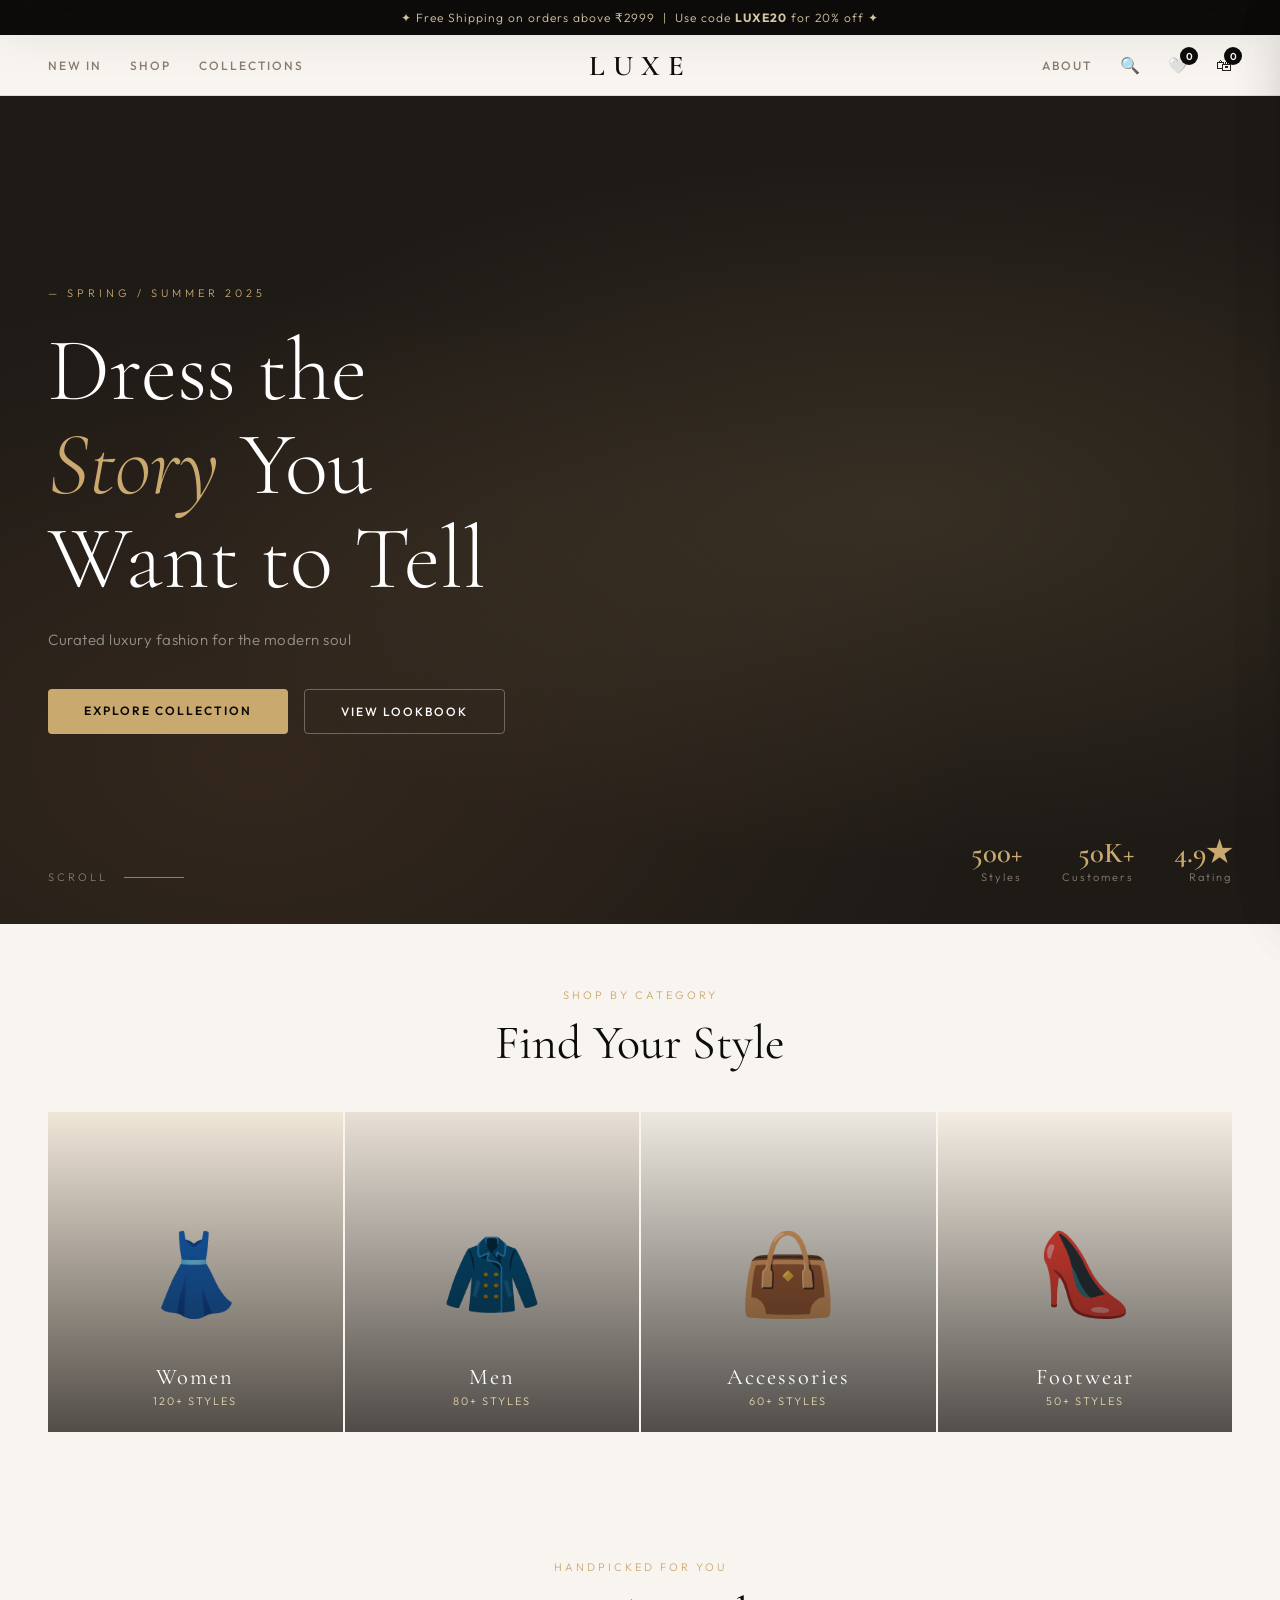
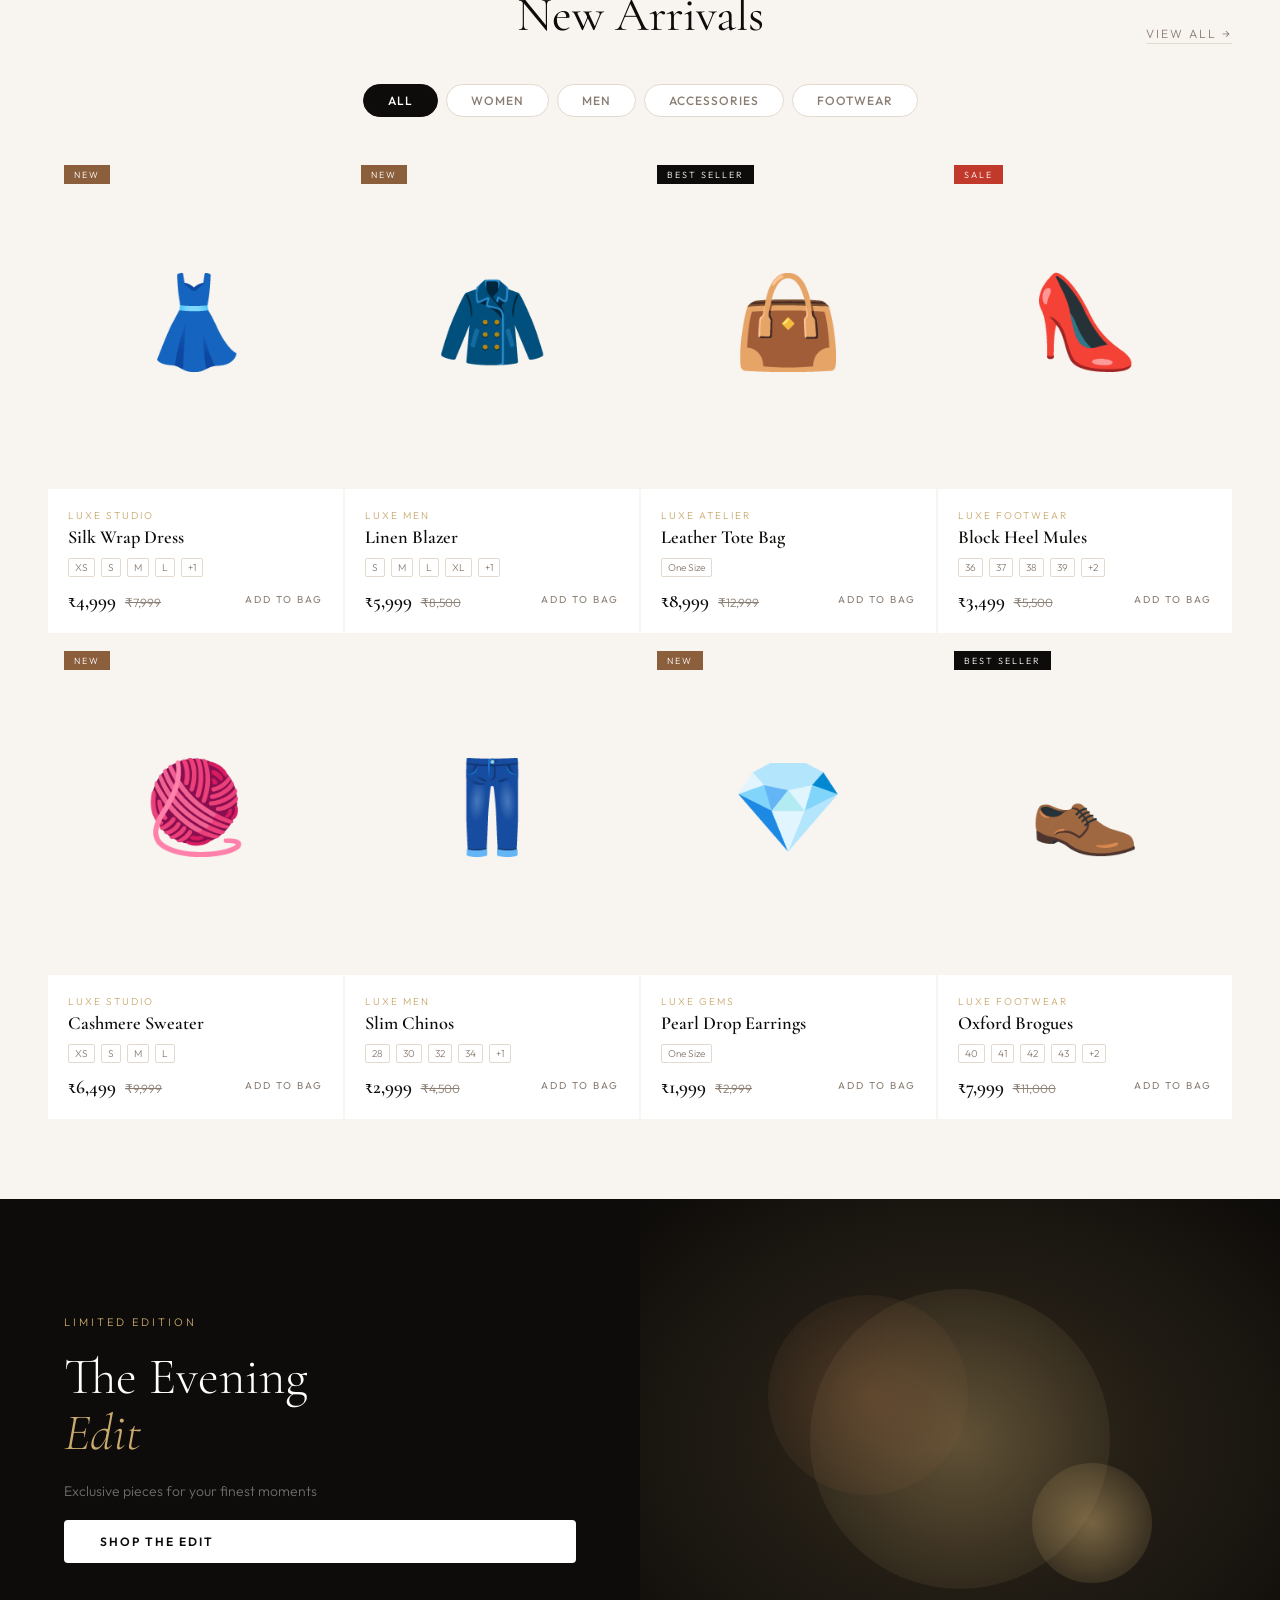
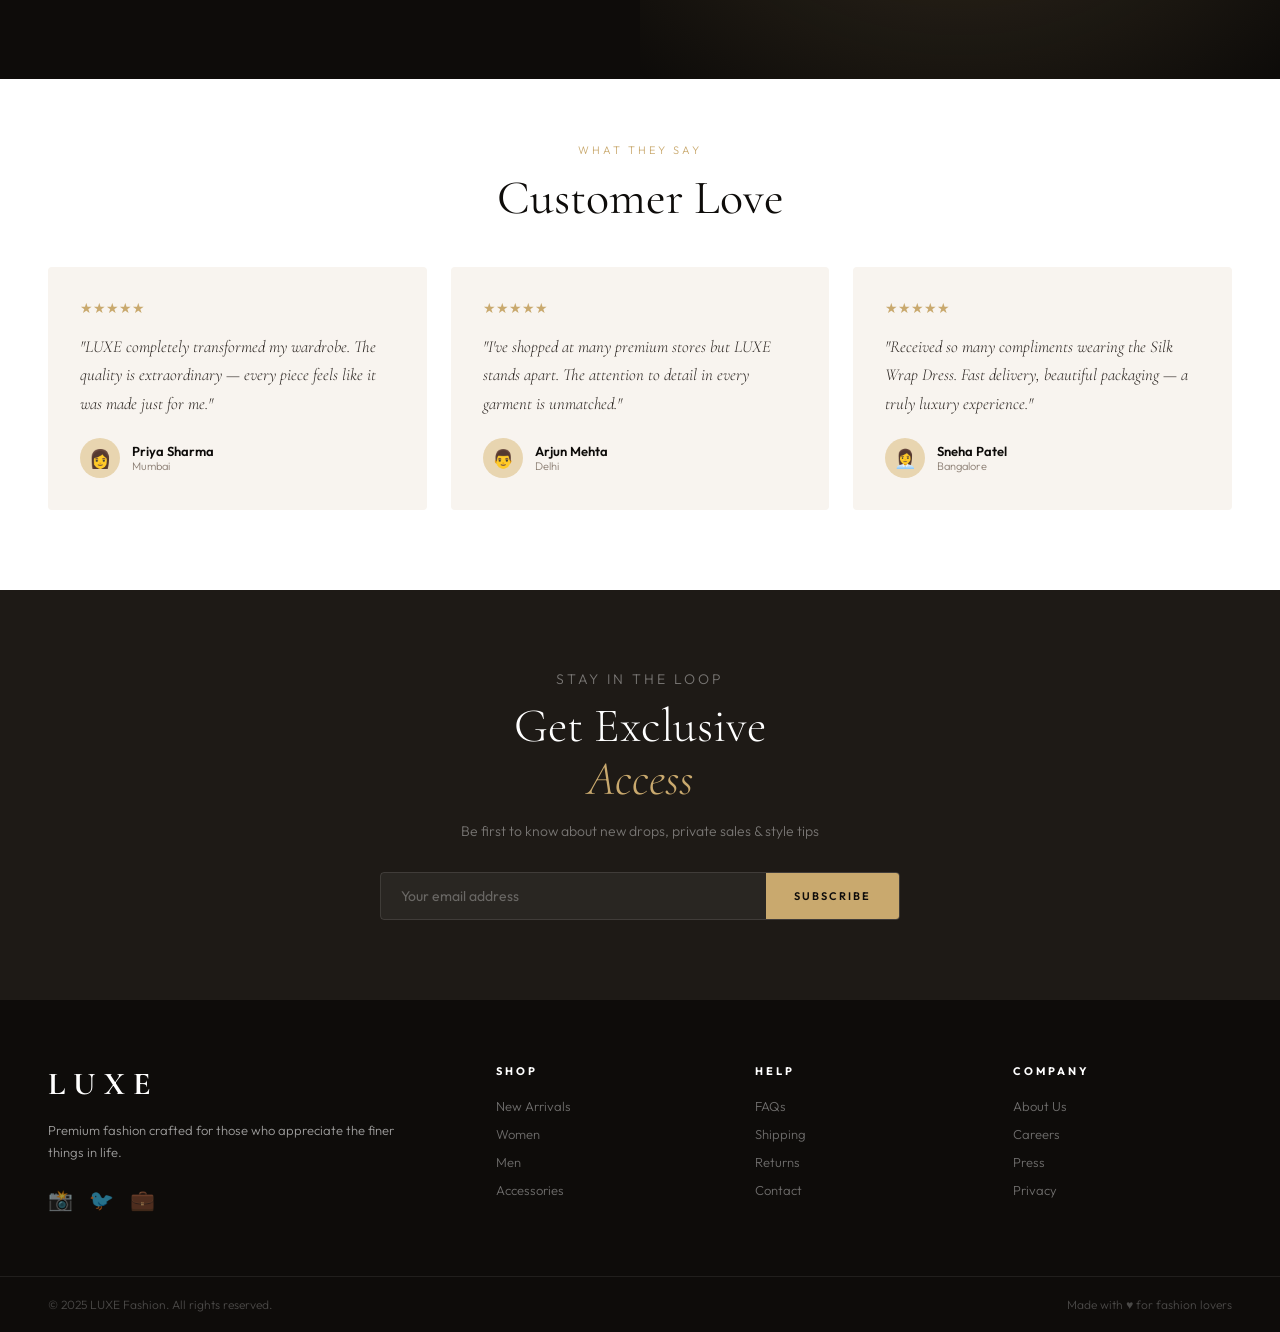
<file: index.html>
<!DOCTYPE html>
<html lang="en">
<head>
  <meta charset="UTF-8"/>
  <meta name="viewport" content="width=device-width, initial-scale=1.0"/>
  <title>LUXE — Premium Fashion Store</title>
  <link rel="stylesheet" href="css/reset.css"/>
  <link rel="stylesheet" href="css/style.css"/>
  <link rel="stylesheet" href="css/animations.css"/>
  <link href="https://fonts.googleapis.com/css2?family=Cormorant+Garamond:ital,wght@0,300;0,400;0,600;0,700;1,300;1,400&family=Outfit:wght@300;400;500;600&display=swap" rel="stylesheet"/>
</head>
<body>

  <!-- LOADER -->
  <div class="loader" id="loader">
    <div class="loader-text">LUXE</div>
    <div class="loader-bar"><div class="loader-fill"></div></div>
  </div>

  <!-- ANNOUNCEMENT BAR -->
  <div class="announcement-bar">
    <p>✦ Free Shipping on orders above ₹2999 &nbsp;|&nbsp; Use code <strong>LUXE20</strong> for 20% off ✦</p>
  </div>

  <!-- NAVBAR -->
  <nav class="navbar" id="navbar">
    <button class="menu-btn" onclick="toggleMobileMenu()">☰</button>
    <div class="nav-left">
      <a href="index.html" class="nav-link">New In</a>
      <a href="pages/shop.html" class="nav-link">Shop</a>
      <a href="#collections" class="nav-link">Collections</a>
    </div>
    <a href="index.html" class="nav-logo">LUXE</a>
    <div class="nav-right">
      <a href="#" class="nav-link">About</a>
      <button class="icon-btn" onclick="toggleSearch()" title="Search">🔍</button>
      <button class="icon-btn wishlist-btn" onclick="toggleWishlist()" title="Wishlist">
        🤍 <span class="wish-count" id="wishCount">0</span>
      </button>
      <button class="icon-btn cart-btn" onclick="toggleCart()" title="Cart">
        🛍 <span class="cart-count" id="cartCount">0</span>
      </button>
    </div>
  </nav>

  <!-- MOBILE MENU -->
  <div class="mobile-menu" id="mobileMenu">
    <button class="close-mobile" onclick="toggleMobileMenu()">✕</button>
    <a href="index.html">Home</a>
    <a href="pages/shop.html">Shop All</a>
    <a href="#collections">Collections</a>
    <a href="#">About</a>
  </div>

  <!-- SEARCH BAR -->
  <div class="search-bar" id="searchBar">
    <input type="text" id="searchInput" placeholder="Search for styles, brands, trends..." oninput="handleSearch(this.value)"/>
    <button onclick="toggleSearch()">✕</button>
  </div>

  <!-- HERO SECTION -->
  <section class="hero">
    <div class="hero-bg">
      <div class="hero-gradient"></div>
    </div>
    <div class="hero-content">
      <p class="hero-eyebrow reveal">— Spring / Summer 2025</p>
      <h1 class="hero-title reveal">
        Dress the<br/>
        <em>Story</em> You<br/>
        Want to Tell
      </h1>
      <p class="hero-sub reveal">Curated luxury fashion for the modern soul</p>
      <div class="hero-ctas reveal">
        <a href="pages/shop.html" class="btn-primary">Explore Collection</a>
        <a href="#collections" class="btn-ghost">View Lookbook</a>
      </div>
    </div>
    <div class="hero-scroll">
      <span>Scroll</span>
      <div class="scroll-line"></div>
    </div>
    <div class="hero-stats">
      <div class="stat"><span>500+</span><p>Styles</p></div>
      <div class="stat"><span>50K+</span><p>Customers</p></div>
      <div class="stat"><span>4.9★</span><p>Rating</p></div>
    </div>
  </section>

  <!-- CATEGORIES -->
  <section class="categories-section">
    <div class="section-header">
      <p class="section-tag">Shop by Category</p>
      <h2 class="section-title">Find Your Style</h2>
    </div>
    <div class="categories-grid" id="categoriesGrid"></div>
  </section>

  <!-- FEATURED PRODUCTS -->
  <section class="products-section">
    <div class="section-header">
      <p class="section-tag">Handpicked For You</p>
      <h2 class="section-title">New Arrivals</h2>
      <a href="pages/shop.html" class="view-all-link">View All →</a>
    </div>
    <div class="filter-strip" id="filterStrip"></div>
    <div class="products-grid" id="productsGrid"></div>
  </section>

  <!-- BANNER -->
  <section class="promo-banner" id="collections">
    <div class="promo-content">
      <p class="promo-tag">Limited Edition</p>
      <h2>The Evening<br/><em>Edit</em></h2>
      <p class="promo-sub">Exclusive pieces for your finest moments</p>
      <a href="pages/shop.html" class="btn-primary light">Shop the Edit</a>
    </div>
    <div class="promo-visual">
      <div class="promo-shapes">
        <div class="shape s1"></div>
        <div class="shape s2"></div>
        <div class="shape s3"></div>
      </div>
    </div>
  </section>

  <!-- TESTIMONIALS -->
  <section class="testimonials-section">
    <div class="section-header">
      <p class="section-tag">What They Say</p>
      <h2 class="section-title">Customer Love</h2>
    </div>
    <div class="testimonials-grid" id="testimonialsGrid"></div>
  </section>

  <!-- NEWSLETTER -->
  <section class="newsletter-section">
    <div class="newsletter-content">
      <p class="section-tag">Stay in the Loop</p>
      <h2>Get Exclusive<br/><em>Access</em></h2>
      <p>Be first to know about new drops, private sales & style tips</p>
      <div class="newsletter-form">
        <input type="email" placeholder="Your email address" id="emailInput"/>
        <button onclick="subscribeNewsletter()">Subscribe</button>
      </div>
    </div>
  </section>

  <!-- FOOTER -->
  <footer class="footer">
    <div class="footer-top">
      <div class="footer-brand">
        <h3>LUXE</h3>
        <p>Premium fashion crafted for those who appreciate the finer things in life.</p>
        <div class="social-links">
          <a href="#">📸</a><a href="#">🐦</a><a href="#">💼</a>
        </div>
      </div>
      <div class="footer-links">
        <div class="footer-col">
          <h4>Shop</h4>
          <a href="#">New Arrivals</a>
          <a href="#">Women</a>
          <a href="#">Men</a>
          <a href="#">Accessories</a>
        </div>
        <div class="footer-col">
          <h4>Help</h4>
          <a href="#">FAQs</a>
          <a href="#">Shipping</a>
          <a href="#">Returns</a>
          <a href="#">Contact</a>
        </div>
        <div class="footer-col">
          <h4>Company</h4>
          <a href="#">About Us</a>
          <a href="#">Careers</a>
          <a href="#">Press</a>
          <a href="#">Privacy</a>
        </div>
      </div>
    </div>
    <div class="footer-bottom">
      <p>© 2025 LUXE Fashion. All rights reserved.</p>
      <p>Made with ♥ for fashion lovers</p>
    </div>
  </footer>

  <!-- CART SIDEBAR -->
  <div class="overlay" id="overlay" onclick="closeAll()"></div>
  <div class="cart-sidebar" id="cartSidebar">
    <div class="sidebar-header">
      <h3>Your Bag <span id="cartItemCount">(0)</span></h3>
      <button onclick="toggleCart()">✕</button>
    </div>
    <div class="cart-items" id="cartItems"></div>
    <div class="cart-footer" id="cartFooter"></div>
  </div>

  <!-- WISHLIST SIDEBAR -->
  <div class="cart-sidebar wishlist-sidebar" id="wishlistSidebar">
    <div class="sidebar-header">
      <h3>Wishlist <span id="wishItemCount">(0)</span></h3>
      <button onclick="toggleWishlist()">✕</button>
    </div>
    <div class="cart-items" id="wishlistItems"></div>
  </div>

  <!-- TOAST -->
  <div class="toast" id="toast"></div>

  <script src="js/data.js"></script>
  <script src="js/cart.js"></script>
  <script src="js/wishlist.js"></script>
  <script src="js/ui.js"></script>
  <script src="js/main.js"></script>
</body>
</html>
</file>
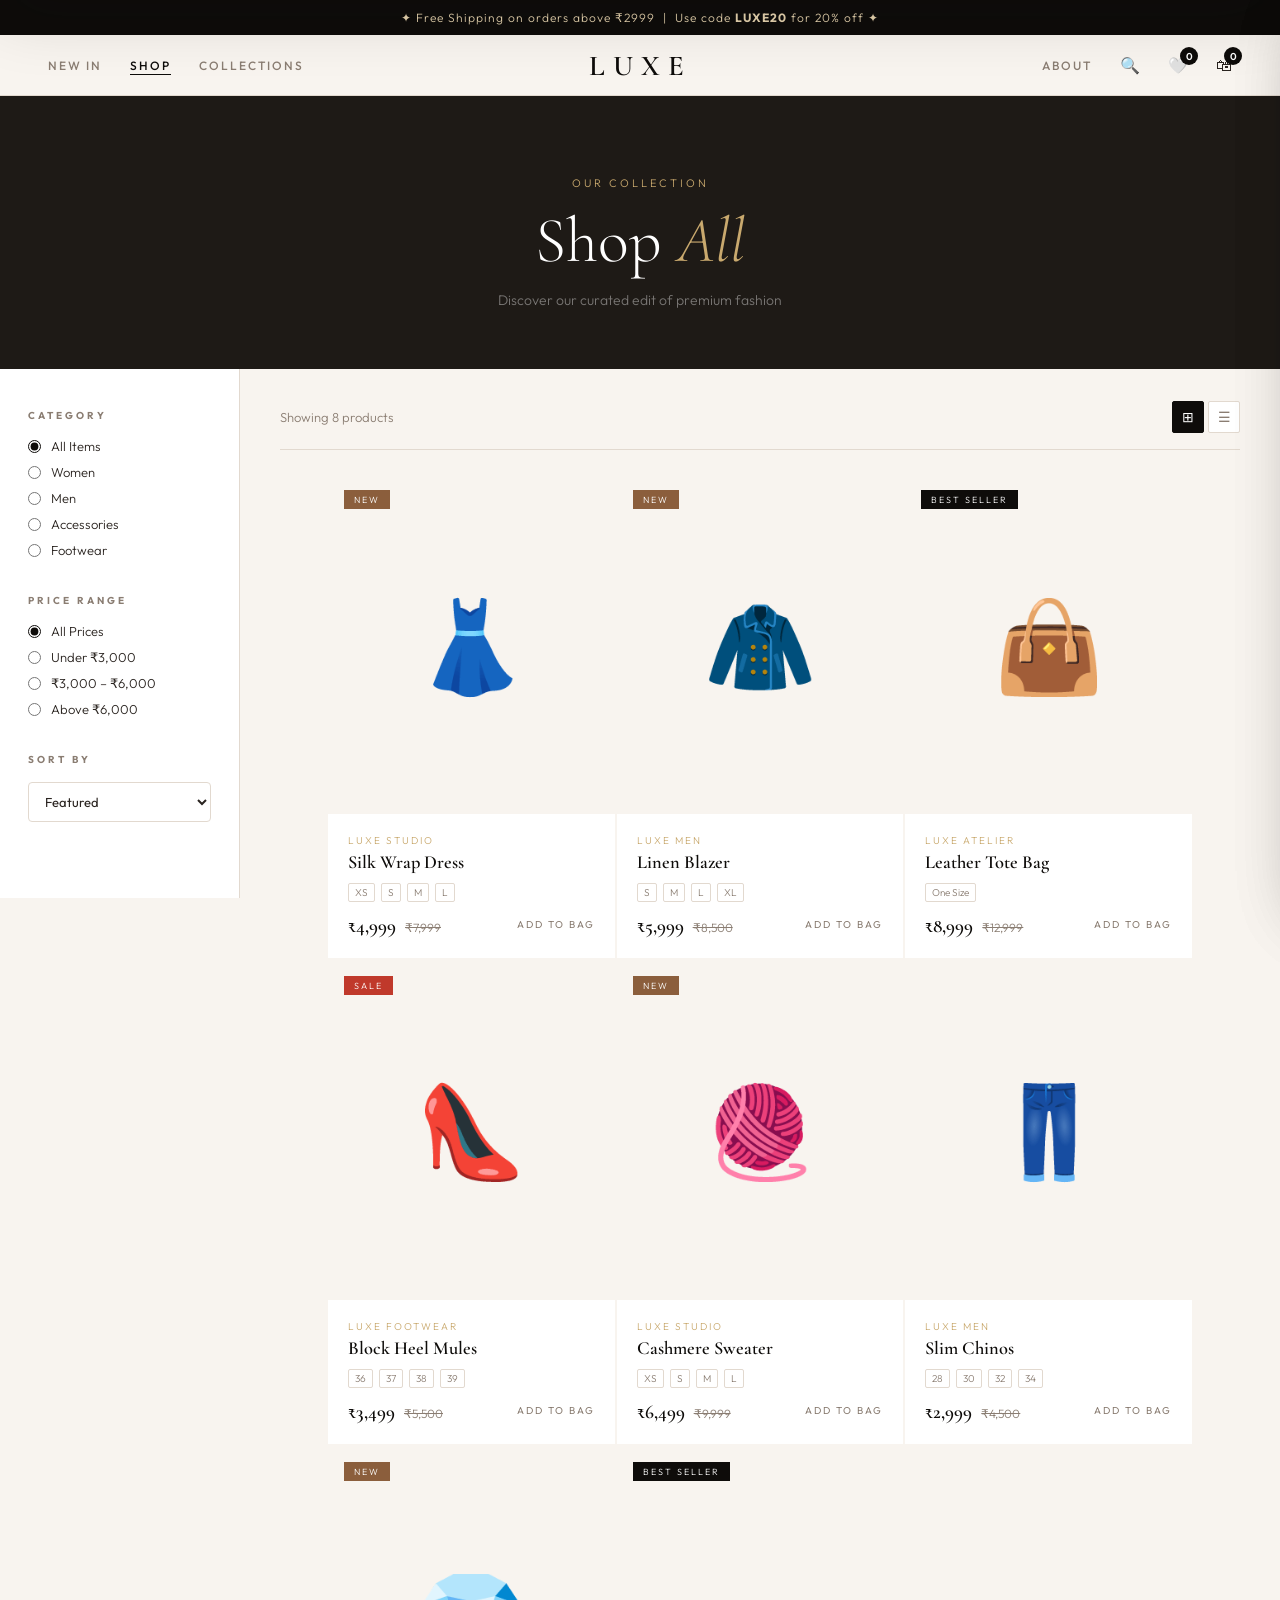
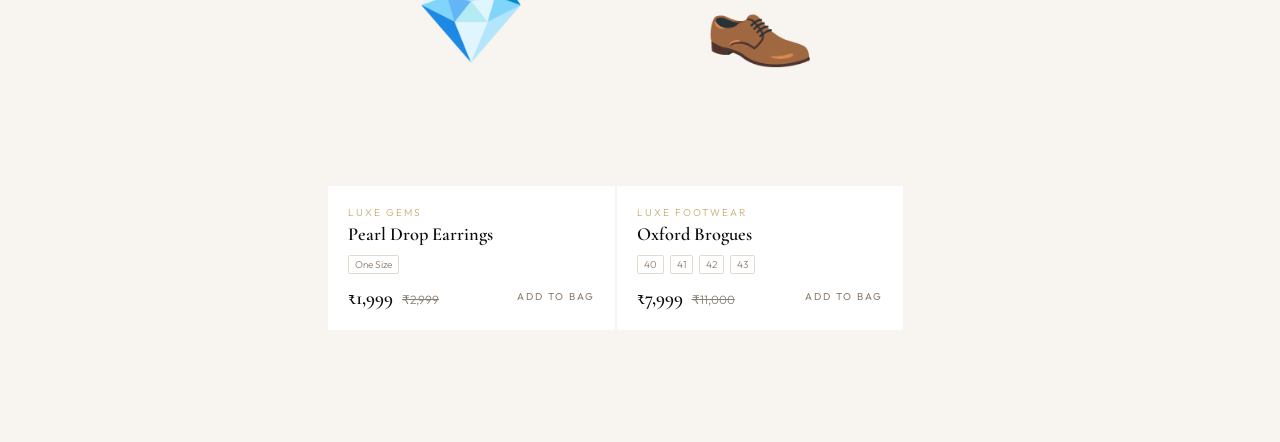
<file: pages/Shop.html>
<!DOCTYPE html>
<html lang="en">
<head>
  <meta charset="UTF-8"/>
  <meta name="viewport" content="width=device-width, initial-scale=1.0"/>
  <title>Shop All — LUXE Fashion</title>
  <link rel="stylesheet" href="../css/reset.css"/>
  <link rel="stylesheet" href="../css/style.css"/>
  <link rel="stylesheet" href="../css/animations.css"/>
  <link rel="stylesheet" href="../css/shop.css"/>
  <link href="https://fonts.googleapis.com/css2?family=Cormorant+Garamond:ital,wght@0,300;0,400;0,600;0,700;1,300;1,400&family=Outfit:wght@300;400;500;600&display=swap" rel="stylesheet"/>
</head>
<body>

  <div class="announcement-bar">
    <p>✦ Free Shipping on orders above ₹2999 &nbsp;|&nbsp; Use code <strong>LUXE20</strong> for 20% off ✦</p>
  </div>

  <nav class="navbar" id="navbar">
    <button class="menu-btn" onclick="toggleMobileMenu()">☰</button>
    <div class="nav-left">
      <a href="../index.html" class="nav-link">New In</a>
      <a href="shop.html" class="nav-link active-link">Shop</a>
      <a href="../index.html#collections" class="nav-link">Collections</a>
    </div>
    <a href="../index.html" class="nav-logo">LUXE</a>
    <div class="nav-right">
      <a href="#" class="nav-link">About</a>
      <button class="icon-btn" onclick="toggleSearch()">🔍</button>
      <button class="icon-btn" onclick="toggleWishlist()">🤍 <span class="wish-count" id="wishCount">0</span></button>
      <button class="icon-btn" onclick="toggleCart()">🛍 <span class="cart-count" id="cartCount">0</span></button>
    </div>
  </nav>

  <div class="mobile-menu" id="mobileMenu">
    <button class="close-mobile" onclick="toggleMobileMenu()">✕</button>
    <a href="../index.html">Home</a>
    <a href="shop.html">Shop All</a>
    <a href="#">Collections</a>
    <a href="#">About</a>
  </div>

  <div class="search-bar" id="searchBar">
    <input type="text" id="searchInput" placeholder="Search styles..." oninput="handleSearch(this.value)"/>
    <button onclick="toggleSearch()">✕</button>
  </div>

  <!-- PAGE HEADER -->
  <div class="shop-header">
    <p class="section-tag">Our Collection</p>
    <h1>Shop <em>All</em></h1>
    <p class="shop-sub">Discover our curated edit of premium fashion</p>
  </div>

  <!-- SHOP LAYOUT -->
  <div class="shop-layout">
    <!-- SIDEBAR FILTERS -->
    <aside class="shop-sidebar">
      <div class="filter-group">
        <h4>Category</h4>
        <label><input type="radio" name="cat" value="all" checked onchange="shopFilter('all')"/> All Items</label>
        <label><input type="radio" name="cat" value="women" onchange="shopFilter('women')"/> Women</label>
        <label><input type="radio" name="cat" value="men" onchange="shopFilter('men')"/> Men</label>
        <label><input type="radio" name="cat" value="accessories" onchange="shopFilter('accessories')"/> Accessories</label>
        <label><input type="radio" name="cat" value="footwear" onchange="shopFilter('footwear')"/> Footwear</label>
      </div>
      <div class="filter-group">
        <h4>Price Range</h4>
        <label><input type="radio" name="price" value="all" checked onchange="priceFilter('all')"/> All Prices</label>
        <label><input type="radio" name="price" value="low" onchange="priceFilter('low')"/> Under ₹3,000</label>
        <label><input type="radio" name="price" value="mid" onchange="priceFilter('mid')"/> ₹3,000 – ₹6,000</label>
        <label><input type="radio" name="price" value="high" onchange="priceFilter('high')"/> Above ₹6,000</label>
      </div>
      <div class="filter-group">
        <h4>Sort By</h4>
        <select onchange="sortProducts(this.value)">
          <option value="default">Featured</option>
          <option value="price-low">Price: Low to High</option>
          <option value="price-high">Price: High to Low</option>
          <option value="name">Name A–Z</option>
        </select>
      </div>
    </aside>

    <!-- PRODUCTS -->
    <div class="shop-main">
      <div class="shop-toolbar">
        <p class="results-count" id="resultsCount">Showing 8 products</p>
        <div class="view-toggle">
          <button onclick="setView('grid')" id="gridBtn" class="view-btn active-view">⊞</button>
          <button onclick="setView('list')" id="listBtn" class="view-btn">☰</button>
        </div>
      </div>
      <div class="products-grid" id="shopGrid"></div>
    </div>
  </div>

  <!-- OVERLAYS -->
  <div class="overlay" id="overlay" onclick="closeAll()"></div>
  <div class="cart-sidebar" id="cartSidebar">
    <div class="sidebar-header">
      <h3>Your Bag <span id="cartItemCount">(0)</span></h3>
      <button onclick="toggleCart()">✕</button>
    </div>
    <div class="cart-items" id="cartItems"></div>
    <div class="cart-footer" id="cartFooter"></div>
  </div>
  <div class="cart-sidebar wishlist-sidebar" id="wishlistSidebar">
    <div class="sidebar-header">
      <h3>Wishlist <span id="wishItemCount">(0)</span></h3>
      <button onclick="toggleWishlist()">✕</button>
    </div>
    <div class="cart-items" id="wishlistItems"></div>
  </div>
  <div class="toast" id="toast"></div>

  <script src="../js/data.js"></script>
  <script src="../js/cart.js"></script>
  <script src="../js/wishlist.js"></script>
  <script src="../js/ui.js"></script>
  <script src="../js/shop.js"></script>
</body>
</html>
</file>
<file: css/style.css>
/* ===== VARIABLES ===== */
:root {
  --cream: #f8f4ef;
  --white: #ffffff;
  --dark: #0e0c0a;
  --charcoal: #1e1a16;
  --brown: #8b5e3c;
  --gold: #c9a96e;
  --gold-light: #e8d5b0;
  --text: #2a2420;
  --muted: #8a7d72;
  --border: #e2d9cf;
  --shadow: 0 4px 32px rgba(14,12,10,0.08);
  --shadow-lg: 0 16px 64px rgba(14,12,10,0.16);
  --radius: 4px;
  --transition: 0.3s cubic-bezier(0.4,0,0.2,1);
}

body {
  background: var(--cream);
  color: var(--text);
  font-family: 'Outfit', sans-serif;
  font-weight: 300;
  overflow-x: hidden;
}

/* ===== LOADER ===== */
.loader {
  position: fixed; inset: 0;
  background: var(--dark);
  z-index: 9999;
  display: flex; flex-direction: column;
  align-items: center; justify-content: center;
  gap: 24px;
  transition: opacity 0.6s ease, visibility 0.6s;
}
.loader.hidden { opacity: 0; visibility: hidden; }
.loader-text {
  font-family: 'Cormorant Garamond', serif;
  font-size: 3rem; font-weight: 300;
  letter-spacing: 12px; color: var(--white);
}
.loader-bar {
  width: 200px; height: 1px;
  background: rgba(255,255,255,0.2);
}
.loader-fill {
  height: 100%; width: 0;
  background: var(--gold);
  animation: loadFill 1.8s ease forwards;
}
@keyframes loadFill { to { width: 100%; } }

/* ===== ANNOUNCEMENT BAR ===== */
.announcement-bar {
  background: var(--dark);
  color: var(--gold-light);
  text-align: center;
  padding: 10px;
  font-size: 12px;
  letter-spacing: 1px;
}

/* ===== NAVBAR ===== */
.navbar {
  display: flex; align-items: center; justify-content: space-between;
  padding: 20px 48px;
  background: rgba(248,244,239,0.95);
  backdrop-filter: blur(12px);
  border-bottom: 1px solid var(--border);
  position: sticky; top: 0; z-index: 500;
  transition: box-shadow var(--transition);
}
.navbar.scrolled { box-shadow: var(--shadow); }

.nav-logo {
  font-family: 'Cormorant Garamond', serif;
  font-size: 1.8rem; font-weight: 600;
  letter-spacing: 8px; color: var(--dark);
  position: absolute; left: 50%; transform: translateX(-50%);
}

.nav-left, .nav-right {
  display: flex; align-items: center; gap: 28px;
}

.nav-link {
  font-size: 12px; font-weight: 500;
  letter-spacing: 2px; text-transform: uppercase;
  color: var(--muted);
  transition: color var(--transition);
  position: relative;
}
.nav-link::after {
  content: ''; position: absolute;
  bottom: -2px; left: 0;
  width: 0; height: 1px;
  background: var(--dark);
  transition: width var(--transition);
}
.nav-link:hover { color: var(--dark); }
.nav-link:hover::after { width: 100%; }

.icon-btn {
  background: none; border: none;
  font-size: 16px; color: var(--text);
  position: relative; cursor: pointer;
  transition: transform var(--transition);
}
.icon-btn:hover { transform: scale(1.1); }

.cart-count, .wish-count {
  position: absolute; top: -8px; right: -10px;
  background: var(--dark); color: var(--white);
  border-radius: 50%;
  width: 18px; height: 18px;
  font-size: 10px; font-weight: 600;
  display: flex; align-items: center; justify-content: center;
}

.menu-btn {
  display: none;
  background: none; border: none;
  font-size: 20px; color: var(--dark);
}

/* ===== MOBILE MENU ===== */
.mobile-menu {
  position: fixed; top: 0; left: -280px;
  width: 280px; height: 100vh;
  background: var(--dark); color: var(--white);
  z-index: 600; padding: 80px 40px;
  display: flex; flex-direction: column; gap: 32px;
  transition: left var(--transition);
}
.mobile-menu.open { left: 0; }
.mobile-menu a {
  font-family: 'Cormorant Garamond', serif;
  font-size: 1.8rem; font-weight: 300;
  letter-spacing: 2px; color: var(--white);
  transition: color var(--transition);
}
.mobile-menu a:hover { color: var(--gold); }
.close-mobile {
  position: absolute; top: 24px; right: 24px;
  background: none; border: none;
  color: var(--muted); font-size: 20px;
}

/* ===== SEARCH BAR ===== */
.search-bar {
  position: fixed; top: 0; left: 0; right: 0;
  background: var(--white); z-index: 550;
  display: flex; align-items: center;
  padding: 20px 48px; gap: 16px;
  transform: translateY(-100%);
  transition: transform var(--transition);
  box-shadow: var(--shadow-lg);
}
.search-bar.open { transform: translateY(0); }
.search-bar input {
  flex: 1; font-family: 'Outfit', sans-serif;
  font-size: 16px; color: var(--text);
  border-bottom: 1px solid var(--border);
  padding: 8px 0;
}
.search-bar input::placeholder { color: var(--muted); }
.search-bar button {
  color: var(--muted); font-size: 18px;
}

/* ===== HERO ===== */
.hero {
  min-height: 92vh;
  background: var(--charcoal);
  display: flex; align-items: center;
  position: relative; overflow: hidden;
  padding: 80px 48px;
}
.hero-bg {
  position: absolute; inset: 0;
  background:
    radial-gradient(ellipse at 70% 50%, rgba(201,169,110,0.15) 0%, transparent 60%),
    radial-gradient(ellipse at 20% 80%, rgba(139,94,60,0.2) 0%, transparent 50%);
}
.hero-content { position: relative; z-index: 2; max-width: 640px; }
.hero-eyebrow {
  font-size: 11px; letter-spacing: 4px;
  text-transform: uppercase; color: var(--gold);
  margin-bottom: 24px;
}
.hero-title {
  font-family: 'Cormorant Garamond', serif;
  font-size: clamp(3.5rem, 7vw, 6rem);
  font-weight: 300; line-height: 1.05;
  color: var(--white); margin-bottom: 24px;
}
.hero-title em { color: var(--gold); font-style: italic; }
.hero-sub {
  font-size: 15px; color: rgba(255,255,255,0.5);
  margin-bottom: 40px; letter-spacing: 0.5px;
}
.hero-ctas { display: flex; gap: 16px; flex-wrap: wrap; }

.btn-primary {
  background: var(--gold);
  color: var(--dark);
  padding: 14px 36px;
  font-size: 12px; font-weight: 600;
  letter-spacing: 2px; text-transform: uppercase;
  border-radius: var(--radius);
  transition: all var(--transition);
  display: inline-block;
}
.btn-primary:hover {
  background: var(--gold-light);
  transform: translateY(-2px);
  box-shadow: 0 8px 24px rgba(201,169,110,0.3);
}
.btn-primary.light { background: var(--white); color: var(--dark); }
.btn-primary.light:hover { background: var(--cream); }

.btn-ghost {
  border: 1px solid rgba(255,255,255,0.3);
  color: var(--white); padding: 14px 36px;
  font-size: 12px; font-weight: 500;
  letter-spacing: 2px; text-transform: uppercase;
  border-radius: var(--radius);
  transition: all var(--transition);
  display: inline-block;
}
.btn-ghost:hover {
  border-color: var(--gold); color: var(--gold);
}

.hero-scroll {
  position: absolute; bottom: 40px; left: 48px;
  display: flex; align-items: center; gap: 16px;
  color: var(--muted); font-size: 11px;
  letter-spacing: 3px; text-transform: uppercase;
}
.scroll-line {
  width: 60px; height: 1px;
  background: var(--muted);
  animation: scrollPulse 2s ease-in-out infinite;
}
@keyframes scrollPulse {
  0%, 100% { opacity: 0.4; }
  50% { opacity: 1; }
}

.hero-stats {
  position: absolute; bottom: 40px; right: 48px;
  display: flex; gap: 40px;
}
.stat { text-align: right; }
.stat span {
  font-family: 'Cormorant Garamond', serif;
  font-size: 1.8rem; font-weight: 600;
  color: var(--gold); display: block;
}
.stat p { font-size: 11px; letter-spacing: 2px; color: var(--muted); }

/* ===== SECTION HEADERS ===== */
.section-header {
  text-align: center; padding: 64px 48px 40px;
  position: relative;
}
.section-tag {
  font-size: 11px; letter-spacing: 3px;
  text-transform: uppercase; color: var(--gold);
  margin-bottom: 12px;
}
.section-title {
  font-family: 'Cormorant Garamond', serif;
  font-size: clamp(2rem, 4vw, 3rem);
  font-weight: 400; color: var(--dark);
}
.view-all-link {
  position: absolute; right: 48px; bottom: 40px;
  font-size: 12px; letter-spacing: 2px;
  text-transform: uppercase; color: var(--muted);
  border-bottom: 1px solid var(--border);
  padding-bottom: 2px;
  transition: color var(--transition), border-color var(--transition);
}
.view-all-link:hover { color: var(--dark); border-color: var(--dark); }

/* ===== CATEGORIES ===== */
.categories-grid {
  display: grid;
  grid-template-columns: repeat(4, 1fr);
  gap: 2px; padding: 0 48px 64px;
}
.category-card {
  position: relative; overflow: hidden;
  height: 320px; cursor: pointer;
}
.category-card .cat-bg {
  position: absolute; inset: 0;
  display: flex; align-items: center; justify-content: center;
  font-size: 80px;
  transition: transform 0.5s ease;
}
.category-card:hover .cat-bg { transform: scale(1.08); }
.category-card .cat-overlay {
  position: absolute; inset: 0;
  background: linear-gradient(to top, rgba(14,12,10,0.7), transparent);
  display: flex; flex-direction: column;
  align-items: center; justify-content: flex-end;
  padding: 24px; text-align: center;
}
.category-card h3 {
  font-family: 'Cormorant Garamond', serif;
  font-size: 1.4rem; font-weight: 400;
  color: var(--white); letter-spacing: 2px;
}
.category-card p {
  font-size: 11px; letter-spacing: 2px;
  color: var(--gold-light); text-transform: uppercase;
  margin-top: 4px;
}

/* ===== FILTER STRIP ===== */
.filter-strip {
  display: flex; align-items: center; justify-content: center;
  gap: 8px; padding: 0 48px 32px; flex-wrap: wrap;
}
.filter-chip {
  padding: 8px 24px;
  border: 1px solid var(--border);
  border-radius: 50px;
  font-size: 12px; font-weight: 500;
  letter-spacing: 1px; text-transform: uppercase;
  color: var(--muted); background: var(--white);
  cursor: pointer; transition: all var(--transition);
}
.filter-chip:hover { border-color: var(--dark); color: var(--dark); }
.filter-chip.active {
  background: var(--dark); border-color: var(--dark);
  color: var(--white);
}

/* ===== PRODUCTS GRID ===== */
.products-grid {
  display: grid;
  grid-template-columns: repeat(auto-fill, minmax(260px, 1fr));
  gap: 2px; padding: 0 48px 80px;
}

/* ===== PRODUCT CARD ===== */
.product-card {
  background: var(--white);
  cursor: pointer; position: relative;
  overflow: hidden;
  transition: box-shadow var(--transition);
}
.product-card:hover { box-shadow: var(--shadow-lg); z-index: 2; }

.product-img-wrap {
  position: relative; overflow: hidden;
  background: var(--cream);
  height: 340px;
  display: flex; align-items: center; justify-content: center;
  font-size: 100px;
}
.product-img-wrap::after {
  content: ''; position: absolute; inset: 0;
  background: rgba(14,12,10,0);
  transition: background var(--transition);
}
.product-card:hover .product-img-wrap::after {
  background: rgba(14,12,10,0.04);
}

.product-tag {
  position: absolute; top: 16px; left: 16px;
  background: var(--dark); color: var(--white);
  font-size: 9px; letter-spacing: 2px;
  text-transform: uppercase; padding: 4px 10px;
  z-index: 2;
}
.product-tag.sale { background: #c0392b; }
.product-tag.new { background: var(--brown); }

.product-actions {
  position: absolute; top: 16px; right: 16px;
  display: flex; flex-direction: column; gap: 8px;
  z-index: 2;
  opacity: 0; transform: translateX(10px);
  transition: all var(--transition);
}
.product-card:hover .product-actions { opacity: 1; transform: translateX(0); }
.action-btn {
  width: 36px; height: 36px;
  background: var(--white); border: 1px solid var(--border);
  border-radius: 50%; font-size: 14px;
  display: flex; align-items: center; justify-content: center;
  cursor: pointer; transition: all var(--transition);
}
.action-btn:hover { background: var(--dark); border-color: var(--dark); }
.action-btn.wished { background: var(--dark); }

.product-info { padding: 20px; }
.product-brand {
  font-size: 10px; letter-spacing: 2px;
  text-transform: uppercase; color: var(--gold);
  margin-bottom: 4px;
}
.product-name {
  font-family: 'Cormorant Garamond', serif;
  font-size: 1.15rem; font-weight: 600;
  color: var(--dark); margin-bottom: 8px;
  line-height: 1.3;
}
.product-sizes {
  display: flex; gap: 6px; margin-bottom: 12px;
  flex-wrap: wrap;
}
.size-dot {
  font-size: 10px; color: var(--muted);
  border: 1px solid var(--border);
  padding: 2px 6px; border-radius: 2px;
}
.product-price-row {
  display: flex; align-items: center;
  justify-content: space-between;
}
.product-price {
  font-family: 'Cormorant Garamond', serif;
  font-size: 1.2rem; font-weight: 600; color: var(--dark);
}
.original-price {
  font-size: 12px; color: var(--muted);
  text-decoration: line-through; margin-left: 6px;
  font-family: 'Outfit', sans-serif; font-weight: 300;
}
.add-btn {
  font-size: 10px; letter-spacing: 2px;
  text-transform: uppercase; color: var(--muted);
  border-bottom: 1px solid transparent;
  padding-bottom: 1px;
  transition: all var(--transition);
  background: none; border-top: none; border-left: none; border-right: none;
}
.add-btn:hover { color: var(--dark); border-bottom-color: var(--dark); }

/* ===== PROMO BANNER ===== */
.promo-banner {
  background: var(--dark);
  display: grid; grid-template-columns: 1fr 1fr;
  min-height: 480px; overflow: hidden;
}
.promo-content {
  padding: 80px 64px;
  display: flex; flex-direction: column;
  justify-content: center; gap: 20px;
}
.promo-tag {
  font-size: 11px; letter-spacing: 3px;
  text-transform: uppercase; color: var(--gold);
}
.promo-content h2 {
  font-family: 'Cormorant Garamond', serif;
  font-size: clamp(2.5rem, 4vw, 3.5rem);
  font-weight: 300; color: var(--white); line-height: 1.1;
}
.promo-content h2 em { color: var(--gold); font-style: italic; }
.promo-sub { font-size: 14px; color: rgba(255,255,255,0.4); }
.promo-visual {
  position: relative; overflow: hidden;
  background: radial-gradient(ellipse at center, rgba(201,169,110,0.2), transparent);
}
.promo-shapes { position: relative; width: 100%; height: 100%; }
.shape {
  position: absolute; border-radius: 50%;
  animation: shapeFloat 6s ease-in-out infinite;
}
.s1 {
  width: 300px; height: 300px;
  background: radial-gradient(circle, rgba(201,169,110,0.3), transparent);
  top: 50%; left: 50%; transform: translate(-50%,-50%);
}
.s2 {
  width: 200px; height: 200px;
  background: radial-gradient(circle, rgba(139,94,60,0.4), transparent);
  top: 20%; left: 20%;
  animation-delay: -2s;
}
.s3 {
  width: 120px; height: 120px;
  background: radial-gradient(circle, rgba(201,169,110,0.5), transparent);
  bottom: 20%; right: 20%;
  animation-delay: -4s;
}
@keyframes shapeFloat {
  0%, 100% { transform: translateY(0) scale(1); }
  50% { transform: translateY(-20px) scale(1.05); }
}

/* ===== TESTIMONIALS ===== */
.testimonials-section { padding-bottom: 80px; background: var(--white); }
.testimonials-section .section-header { background: var(--white); }
.testimonials-grid {
  display: grid; grid-template-columns: repeat(3, 1fr);
  gap: 24px; padding: 0 48px;
}
.testimonial-card {
  background: var(--cream);
  padding: 32px; border-radius: var(--radius);
}
.testimonial-stars { color: var(--gold); font-size: 14px; margin-bottom: 16px; }
.testimonial-text {
  font-family: 'Cormorant Garamond', serif;
  font-size: 1.05rem; font-style: italic;
  color: var(--text); line-height: 1.7;
  margin-bottom: 20px;
}
.testimonial-author { display: flex; align-items: center; gap: 12px; }
.author-avatar {
  width: 40px; height: 40px; border-radius: 50%;
  background: var(--gold-light);
  display: flex; align-items: center; justify-content: center;
  font-size: 18px;
}
.author-name { font-size: 13px; font-weight: 600; color: var(--dark); }
.author-location { font-size: 11px; color: var(--muted); }

/* ===== NEWSLETTER ===== */
.newsletter-section {
  background: var(--charcoal);
  padding: 80px 48px; text-align: center;
}
.newsletter-content { max-width: 520px; margin: 0 auto; }
.newsletter-content .section-tag { margin-bottom: 12px; }
.newsletter-content h2 {
  font-family: 'Cormorant Garamond', serif;
  font-size: clamp(2rem, 4vw, 3rem);
  font-weight: 300; color: var(--white);
  line-height: 1.1; margin-bottom: 16px;
}
.newsletter-content h2 em { color: var(--gold); font-style: italic; }
.newsletter-content p { font-size: 14px; color: rgba(255,255,255,0.4); margin-bottom: 32px; }
.newsletter-form {
  display: flex; gap: 0;
  border: 1px solid rgba(255,255,255,0.15);
  border-radius: var(--radius); overflow: hidden;
}
.newsletter-form input {
  flex: 1; padding: 14px 20px;
  background: rgba(255,255,255,0.05);
  color: var(--white); font-family: 'Outfit', sans-serif;
  font-size: 14px;
}
.newsletter-form input::placeholder { color: rgba(255,255,255,0.3); }
.newsletter-form button {
  background: var(--gold); color: var(--dark);
  padding: 14px 28px;
  font-size: 11px; font-weight: 600;
  letter-spacing: 2px; text-transform: uppercase;
  transition: background var(--transition);
}
.newsletter-form button:hover { background: var(--gold-light); }

/* ===== FOOTER ===== */
.footer { background: var(--dark); color: rgba(255,255,255,0.6); }
.footer-top {
  display: grid; grid-template-columns: 1fr 2fr;
  gap: 80px; padding: 64px 48px;
  border-bottom: 1px solid rgba(255,255,255,0.08);
}
.footer-brand h3 {
  font-family: 'Cormorant Garamond', serif;
  font-size: 2rem; letter-spacing: 8px;
  color: var(--white); margin-bottom: 16px;
}
.footer-brand p { font-size: 13px; line-height: 1.7; margin-bottom: 24px; }
.social-links { display: flex; gap: 16px; font-size: 20px; }
.social-links a { transition: transform var(--transition); display: block; }
.social-links a:hover { transform: scale(1.2); }
.footer-links { display: grid; grid-template-columns: repeat(3, 1fr); gap: 40px; }
.footer-col h4 {
  font-size: 11px; letter-spacing: 3px;
  text-transform: uppercase; color: var(--white);
  margin-bottom: 20px;
}
.footer-col a {
  display: block; font-size: 13px;
  margin-bottom: 12px; color: rgba(255,255,255,0.4);
  transition: color var(--transition);
}
.footer-col a:hover { color: var(--gold); }
.footer-bottom {
  display: flex; justify-content: space-between;
  padding: 20px 48px; font-size: 12px;
  color: rgba(255,255,255,0.25);
}

/* ===== CART / WISHLIST SIDEBAR ===== */
.overlay {
  position: fixed; inset: 0;
  background: rgba(14,12,10,0.5);
  z-index: 700; opacity: 0;
  pointer-events: none; transition: opacity var(--transition);
}
.overlay.open { opacity: 1; pointer-events: all; }

.cart-sidebar {
  position: fixed; top: 0; right: -440px;
  width: 420px; height: 100vh;
  background: var(--white); z-index: 800;
  display: flex; flex-direction: column;
  transition: right var(--transition);
  box-shadow: var(--shadow-lg);
}
.wishlist-sidebar { right: -440px; }
.cart-sidebar.open { right: 0; }

.sidebar-header {
  display: flex; align-items: center; justify-content: space-between;
  padding: 28px 28px 20px;
  border-bottom: 1px solid var(--border);
}
.sidebar-header h3 {
  font-family: 'Cormorant Garamond', serif;
  font-size: 1.4rem; font-weight: 600;
  letter-spacing: 2px;
}
.sidebar-header h3 span { font-size: 1rem; color: var(--muted); font-family: 'Outfit', sans-serif; }
.sidebar-header button {
  color: var(--muted); font-size: 18px;
  transition: color var(--transition);
}
.sidebar-header button:hover { color: var(--dark); }

.cart-items { flex: 1; overflow-y: auto; padding: 20px 28px; }
.cart-empty-msg {
  text-align: center; padding: 60px 20px;
  color: var(--muted); font-size: 14px;
}
.cart-empty-msg .empty-icon { font-size: 48px; margin-bottom: 12px; }

.cart-item {
  display: flex; gap: 16px;
  padding: 16px 0; border-bottom: 1px solid var(--border);
  animation: slideIn 0.3s ease;
}
.cart-item-img {
  width: 80px; height: 96px;
  background: var(--cream); border-radius: 2px;
  display: flex; align-items: center; justify-content: center;
  font-size: 40px; flex-shrink: 0;
}
.cart-item-details { flex: 1; }
.cart-item-brand { font-size: 10px; letter-spacing: 2px; color: var(--gold); text-transform: uppercase; }
.cart-item-name { font-family: 'Cormorant Garamond', serif; font-size: 1rem; font-weight: 600; color: var(--dark); margin: 4px 0; }
.cart-item-size { font-size: 11px; color: var(--muted); margin-bottom: 12px; }
.cart-item-bottom { display: flex; align-items: center; justify-content: space-between; }
.qty-row { display: flex; align-items: center; gap: 10px; }
.qty-btn {
  width: 28px; height: 28px; border: 1px solid var(--border);
  border-radius: 50%; font-size: 14px; color: var(--dark);
  display: flex; align-items: center; justify-content: center;
  transition: all var(--transition);
}
.qty-btn:hover { background: var(--dark); color: var(--white); border-color: var(--dark); }
.qty-num { font-size: 13px; font-weight: 500; min-width: 20px; text-align: center; }
.cart-item-price { font-family: 'Cormorant Garamond', serif; font-size: 1.1rem; font-weight: 600; }
.remove-item-btn { color: var(--muted); font-size: 13px; background: none; border: none; cursor: pointer; padding: 4px; transition: color var(--transition); }
.remove-item-btn:hover { color: #c0392b; }

.cart-footer { padding: 20px 28px; border-top: 1px solid var(--border); }
.cart-total-row { display: flex; justify-content: space-between; margin-bottom: 6px; font-size: 13px; color: var(--muted); }
.cart-grand-total {
  display: flex; justify-content: space-between;
  font-family: 'Cormorant Garamond', serif;
  font-size: 1.3rem; font-weight: 600;
  color: var(--dark); padding: 12px 0;
  border-top: 1px solid var(--border); margin-bottom: 16px;
}
.checkout-btn {
  width: 100%; background: var(--dark); color: var(--white);
  padding: 16px;
  font-size: 11px; font-weight: 600;
  letter-spacing: 3px; text-transform: uppercase;
  transition: all var(--transition);
}
.checkout-btn:hover { background: var(--gold); color: var(--dark); }
.continue-btn {
  width: 100%; background: none;
  border: 1px solid var(--border); color: var(--muted);
  padding: 12px; margin-top: 10px;
  font-size: 11px; letter-spacing: 2px; text-transform: uppercase;
  transition: all var(--transition);
}
.continue-btn:hover { border-color: var(--dark); color: var(--dark); }

/* ===== TOAST ===== */
.toast {
  position: fixed; bottom: 32px; left: 50%;
  transform: translateX(-50%) translateY(20px);
  background: var(--dark); color: var(--white);
  padding: 14px 32px; font-size: 13px; letter-spacing: 0.5px;
  border-radius: 2px; z-index: 9000;
  opacity: 0; transition: all 0.3s ease;
  white-space: nowrap;
  border-left: 3px solid var(--gold);
}
.toast.show { opacity: 1; transform: translateX(-50%) translateY(0); }

/* ===== RESPONSIVE ===== */
@media (max-width: 1024px) {
  .categories-grid { grid-template-columns: repeat(2, 1fr); }
  .testimonials-grid { grid-template-columns: repeat(2, 1fr); }
  .footer-top { grid-template-columns: 1fr; gap: 40px; }
}

@media (max-width: 768px) {
  .navbar { padding: 16px 20px; }
  .nav-left, .nav-right .nav-link { display: none; }
  .menu-btn { display: block; }
  .nav-logo { position: static; transform: none; }
  .hero { padding: 60px 20px; }
  .hero-stats { display: none; }
  .hero-scroll { display: none; }
  .section-header { padding: 48px 20px 32px; }
  .categories-grid { grid-template-columns: repeat(2, 1fr); padding: 0 20px 48px; }
  .filter-strip { padding: 0 20px 24px; }
  .products-grid { padding: 0 20px 60px; }
  .promo-banner { grid-template-columns: 1fr; }
  .promo-visual { min-height: 200px; }
  .testimonials-grid { grid-template-columns: 1fr; padding: 0 20px; }
  .newsletter-section { padding: 60px 20px; }
  .newsletter-form { flex-direction: column; }
  .footer-top { padding: 48px 20px; }
  .footer-bottom { padding: 16px 20px; flex-direction: column; gap: 8px; }
  .footer-links { grid-template-columns: repeat(2, 1fr); }
  .cart-sidebar { width: 100%; right: -100%; }
  .view-all-link { position: static; display: block; margin-top: 12px; }
}
</file>
<file: css/animations.css>
/* ===== ANIMATIONS ===== */

/* Reveal on scroll */
.reveal {
  opacity: 0;
  transform: translateY(30px);
  transition: opacity 0.8s ease, transform 0.8s ease;
}
.reveal.visible {
  opacity: 1;
  transform: translateY(0);
}

/* Staggered children */
.reveal:nth-child(1) { transition-delay: 0s; }
.reveal:nth-child(2) { transition-delay: 0.1s; }
.reveal:nth-child(3) { transition-delay: 0.2s; }
.reveal:nth-child(4) { transition-delay: 0.3s; }

/* Card fade-in */
@keyframes slideIn {
  from { opacity: 0; transform: translateY(12px); }
  to   { opacity: 1; transform: translateY(0); }
}

/* Product card stagger */
.product-card {
  animation: slideIn 0.4s ease both;
}

/* Pulse on badge */
@keyframes pulseBadge {
  0%, 100% { transform: scale(1); }
  50% { transform: scale(1.1); }
}
.cart-count, .wish-count {
  animation: pulseBadge 0.4s ease;
}

/* Shimmer for loading */
@keyframes shimmer {
  0% { background-position: -200% 0; }
  100% { background-position: 200% 0; }
}
.skeleton {
  background: linear-gradient(90deg, #f0ebe4 25%, #e8e0d6 50%, #f0ebe4 75%);
  background-size: 200% 100%;
  animation: shimmer 1.5s infinite;
}
</file>
<file: css/shop.css>
/* ===== SHOP PAGE ===== */
.active-link { color: var(--dark) !important; }
.active-link::after { width: 100% !important; }

.shop-header {
  background: var(--charcoal); color: var(--white);
  padding: 80px 48px 60px; text-align: center;
}
.shop-header h1 {
  font-family: 'Cormorant Garamond', serif;
  font-size: clamp(2.5rem, 5vw, 4rem);
  font-weight: 300; margin: 12px 0;
}
.shop-header h1 em { color: var(--gold); font-style: italic; }
.shop-sub { color: rgba(255,255,255,0.4); font-size: 14px; }

.shop-layout {
  display: grid; grid-template-columns: 240px 1fr;
  gap: 0; min-height: 80vh;
}

/* SIDEBAR */
.shop-sidebar {
  padding: 40px 28px;
  border-right: 1px solid var(--border);
  background: var(--white);
  position: sticky; top: 80px; height: fit-content;
}
.filter-group { margin-bottom: 36px; }
.filter-group h4 {
  font-size: 10px; letter-spacing: 3px;
  text-transform: uppercase; color: var(--muted);
  margin-bottom: 16px;
}
.filter-group label {
  display: flex; align-items: center; gap: 10px;
  font-size: 13px; color: var(--text);
  margin-bottom: 10px; cursor: pointer;
  transition: color var(--transition);
}
.filter-group label:hover { color: var(--dark); }
.filter-group input[type="radio"] { accent-color: var(--dark); }
.filter-group select {
  width: 100%; padding: 10px 12px;
  border: 1px solid var(--border); border-radius: var(--radius);
  font-family: 'Outfit', sans-serif; font-size: 13px;
  color: var(--text); background: var(--white);
  cursor: pointer;
}

/* MAIN */
.shop-main { padding: 32px 40px; }

.shop-toolbar {
  display: flex; align-items: center;
  justify-content: space-between; margin-bottom: 24px;
  padding-bottom: 16px; border-bottom: 1px solid var(--border);
}
.results-count { font-size: 13px; color: var(--muted); }
.view-toggle { display: flex; gap: 4px; }
.view-btn {
  width: 32px; height: 32px;
  border: 1px solid var(--border);
  background: var(--white); color: var(--muted);
  font-size: 14px; border-radius: 2px;
  transition: all var(--transition);
}
.view-btn.active-view { background: var(--dark); color: var(--white); border-color: var(--dark); }

/* List view */
.products-grid.list-view {
  grid-template-columns: 1fr;
}
.products-grid.list-view .product-card {
  display: grid; grid-template-columns: 160px 1fr;
}
.products-grid.list-view .product-img-wrap { height: 180px; }

@media (max-width: 768px) {
  .shop-layout { grid-template-columns: 1fr; }
  .shop-sidebar { position: static; border-right: none; border-bottom: 1px solid var(--border); padding: 24px 20px; }
  .shop-main { padding: 24px 20px; }
  .shop-header { padding: 60px 20px 40px; }
}
</file>
